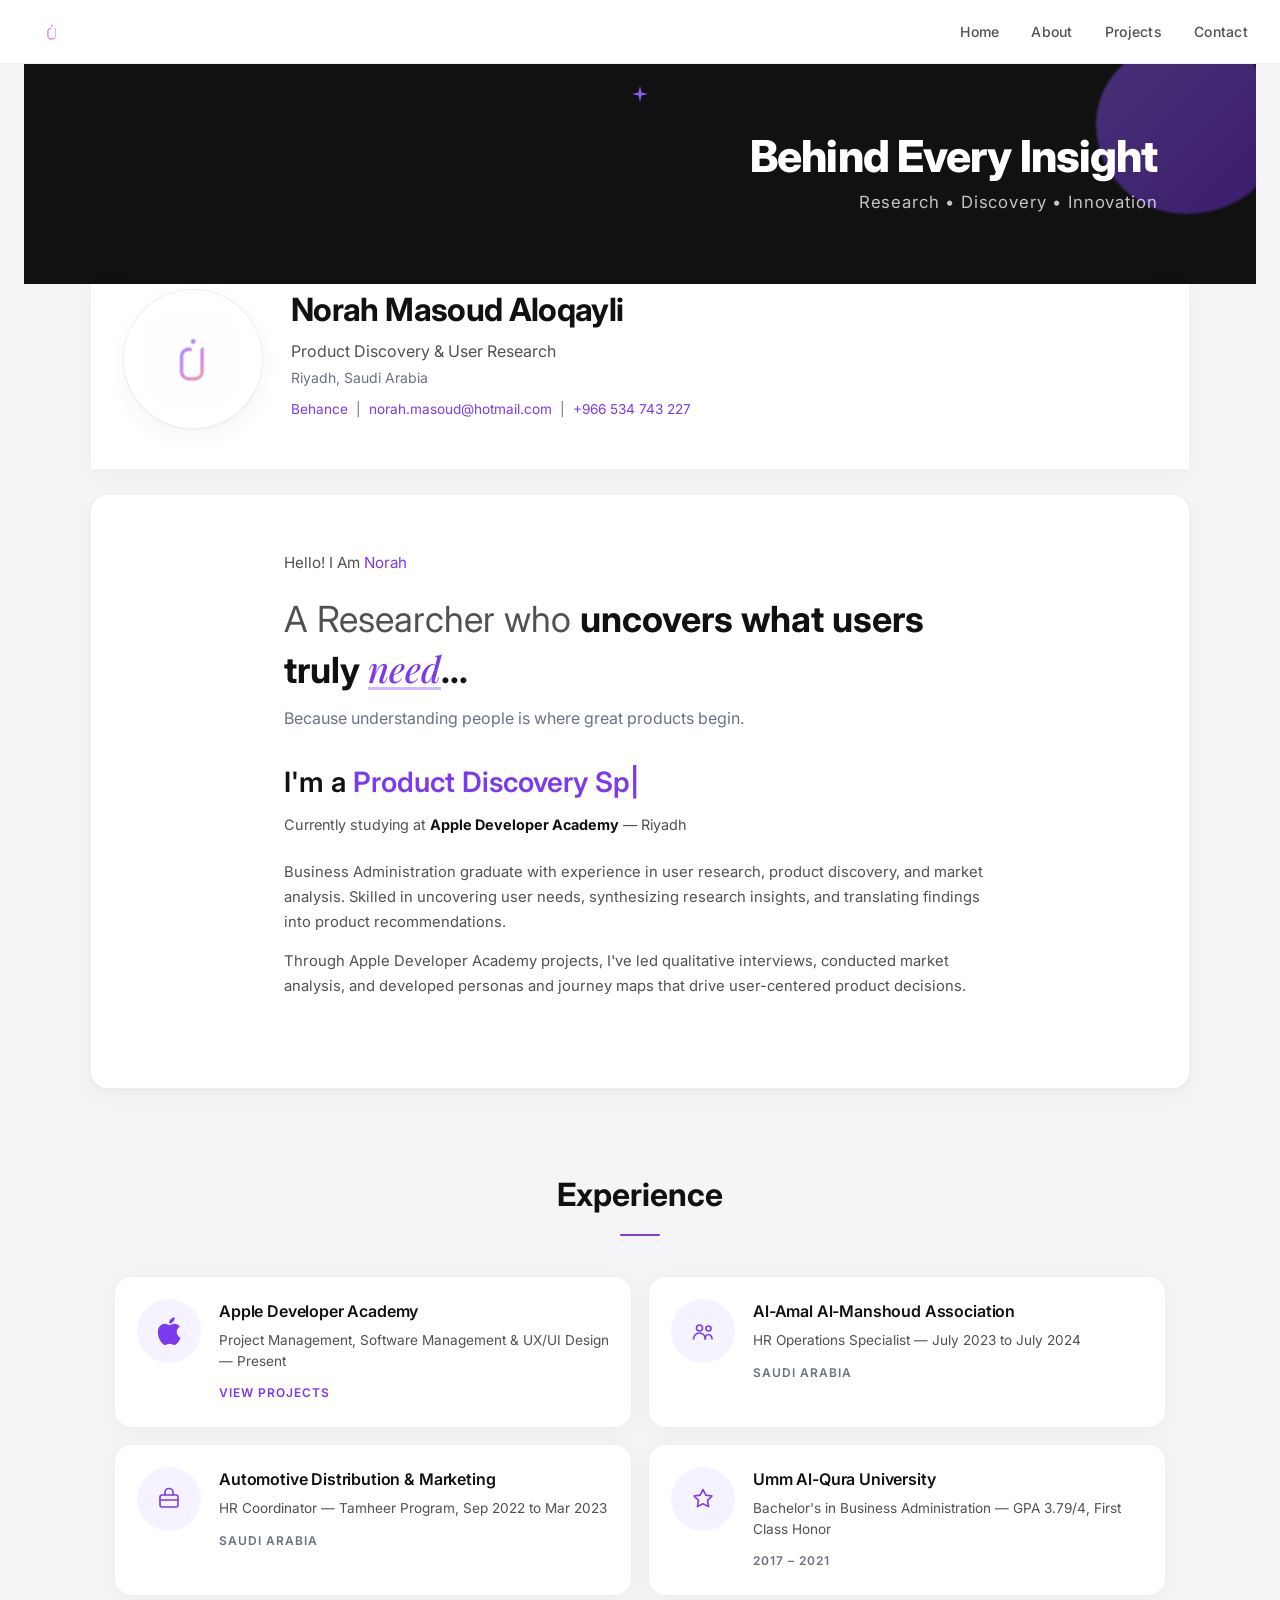
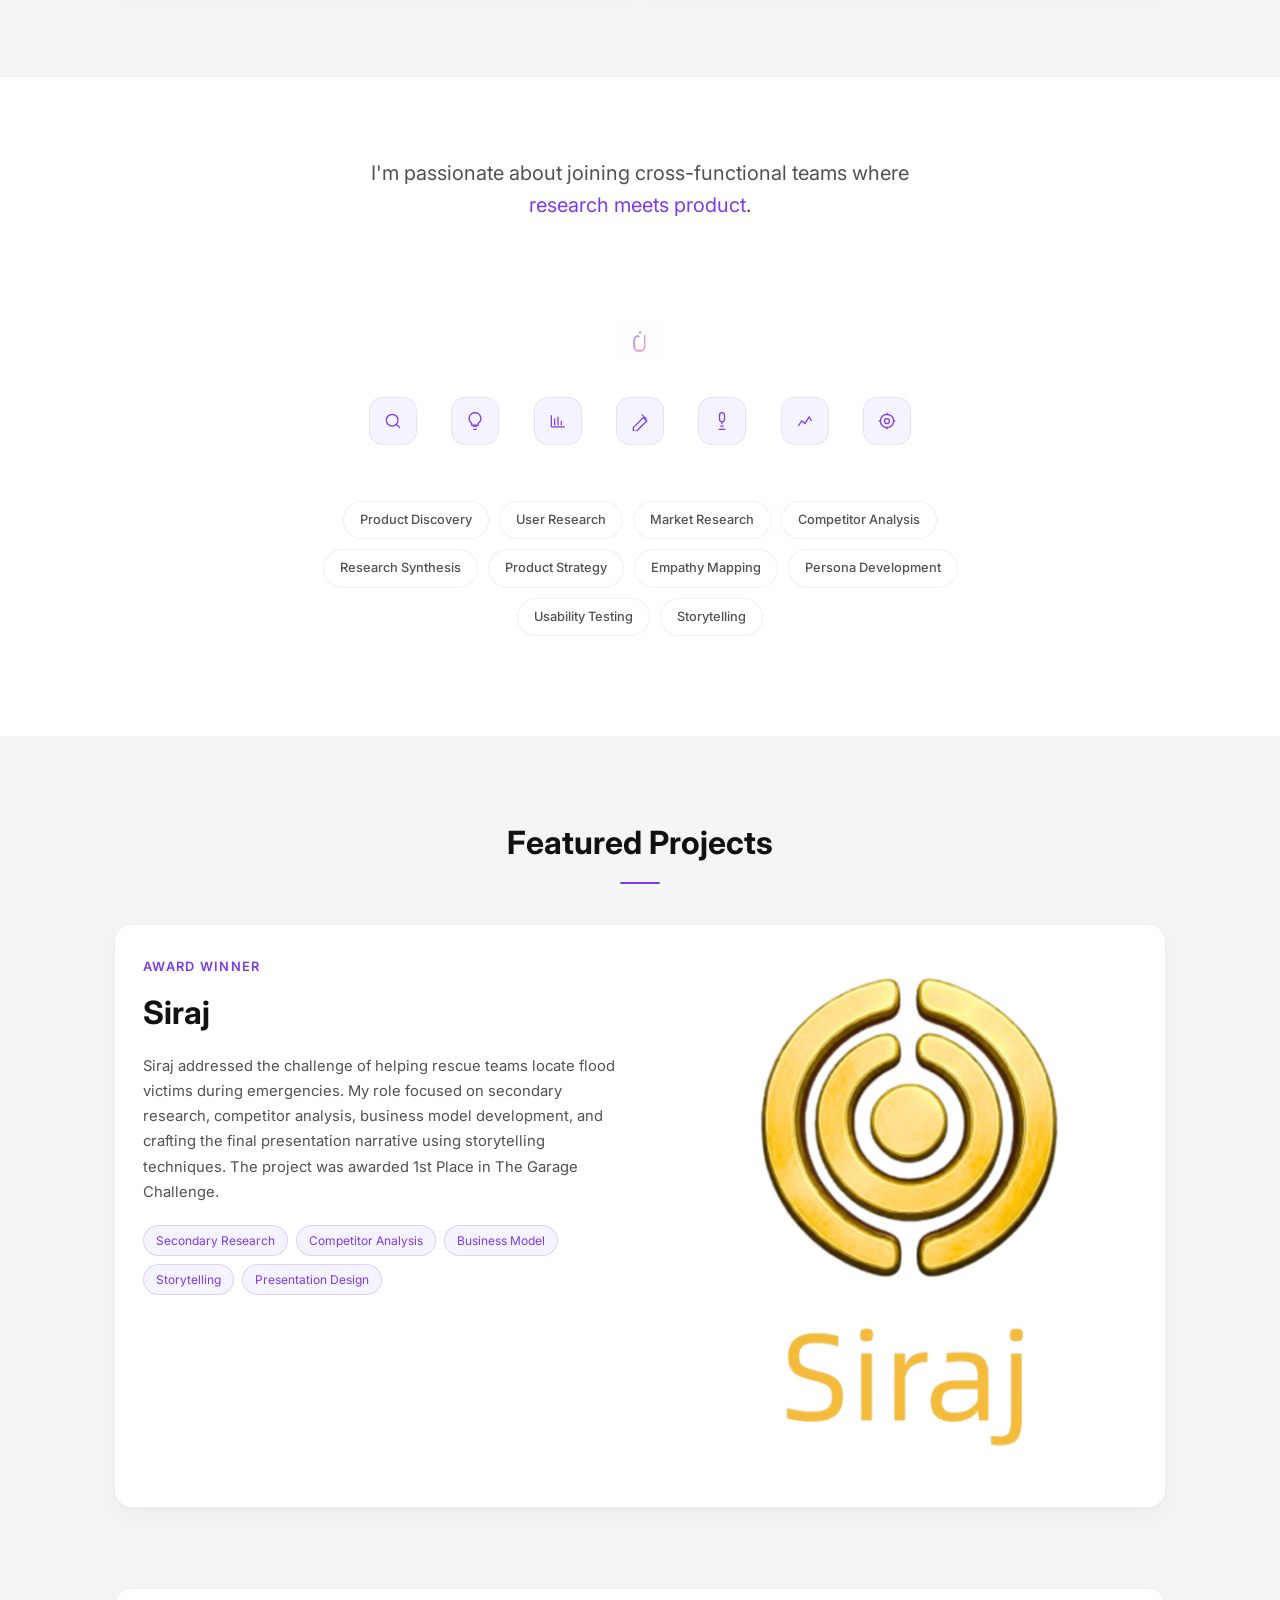
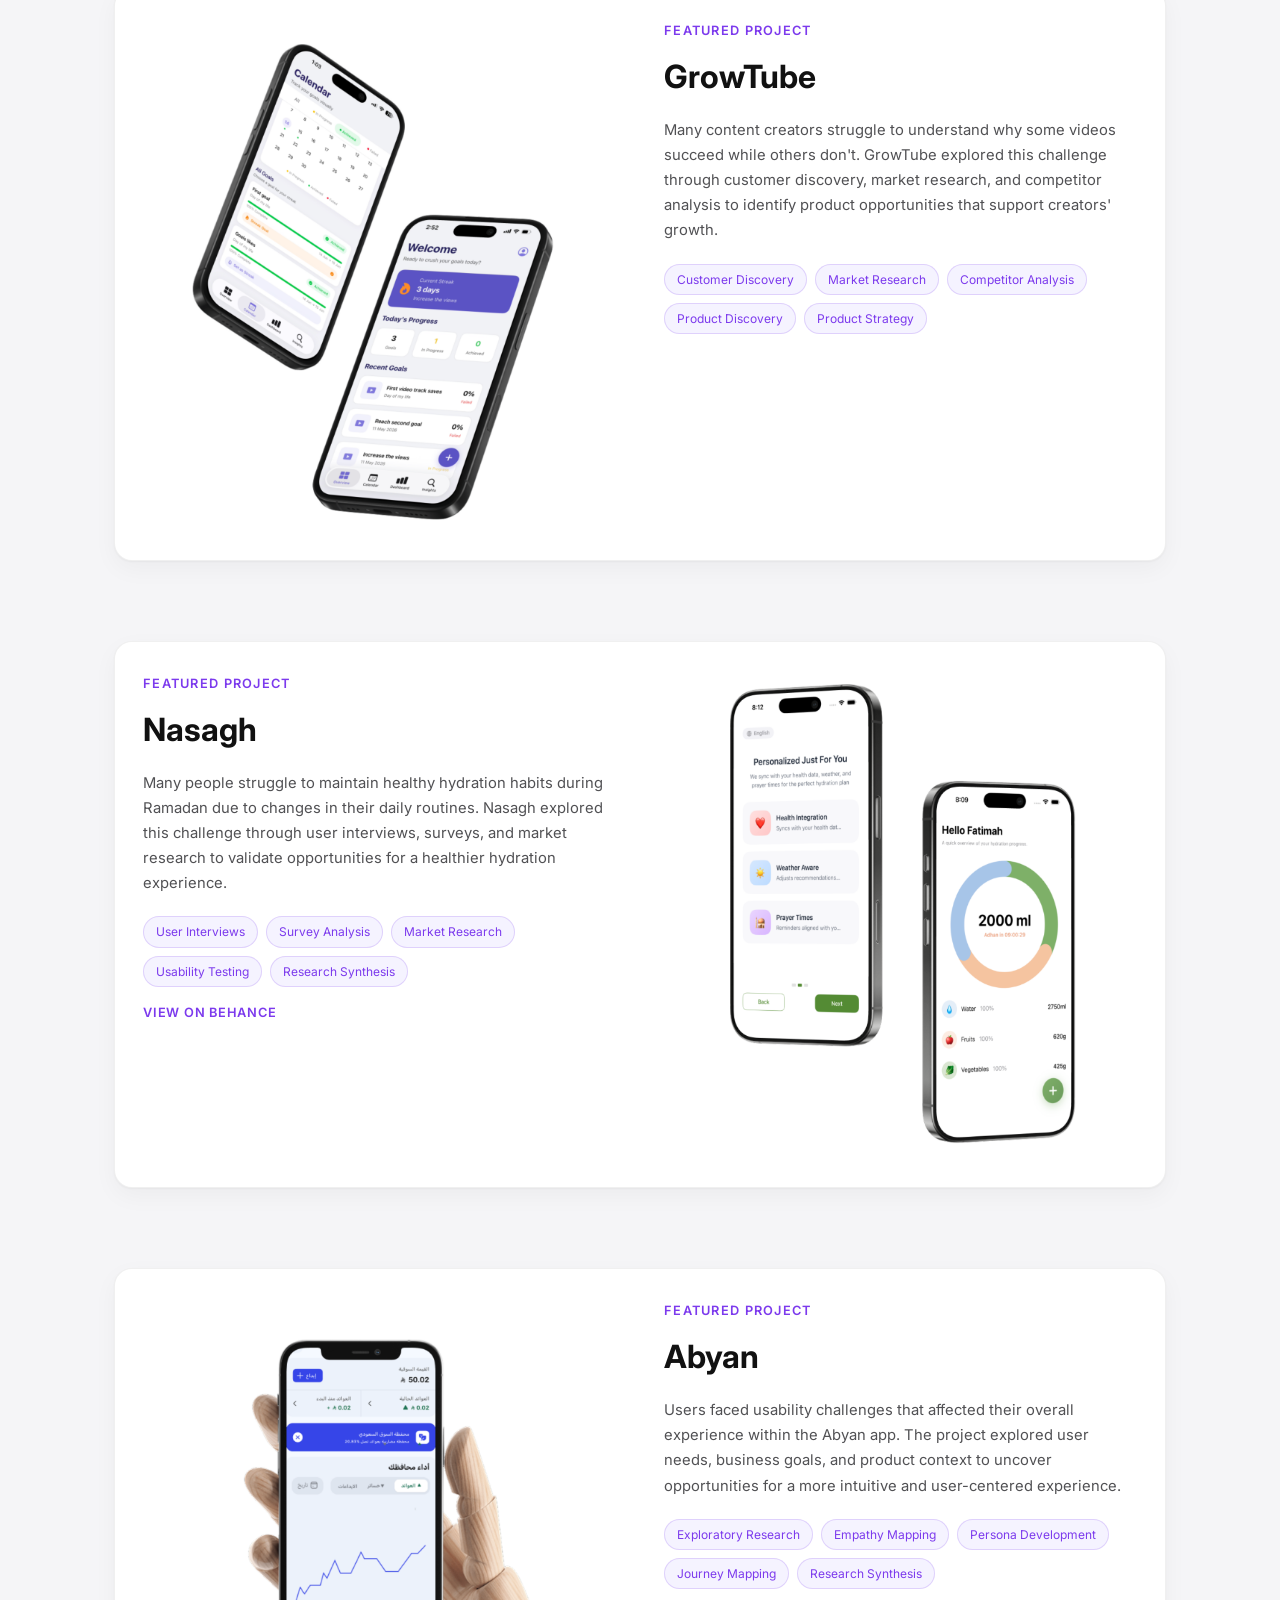
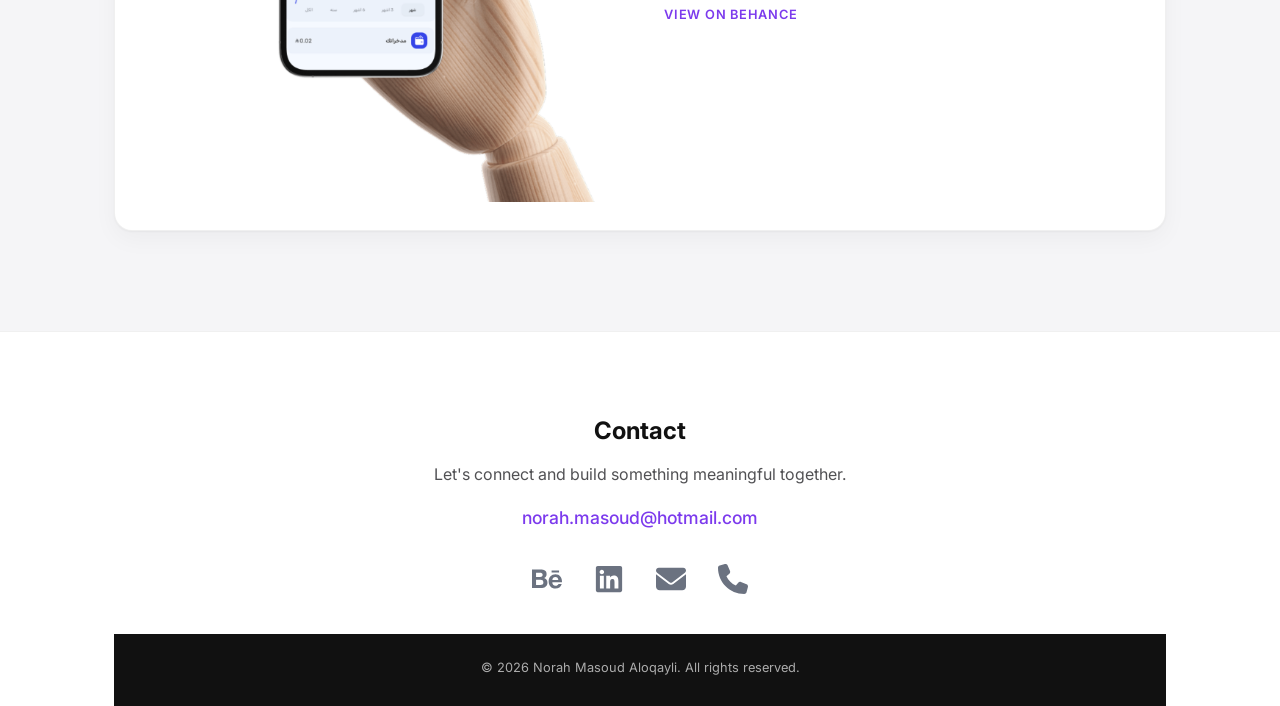
<file: index.html>
<!DOCTYPE html>
<html lang="en">
<head>
  <meta charset="UTF-8">
  <meta name="viewport" content="width=device-width, initial-scale=1.0">
  <meta name="description" content="Norah Masoud Aloqayli — Product Discovery & User Research Portfolio">
  <title>Norah Masoud Aloqayli | Portfolio</title>
  <link rel="preconnect" href="https://fonts.googleapis.com">
  <link rel="preconnect" href="https://fonts.gstatic.com" crossorigin>
  <link rel="preconnect" href="https://raw.githubusercontent.com" crossorigin>
  <link href="https://fonts.googleapis.com/css2?family=Inter:wght@300;400;500;600;700;800&family=Playfair+Display:ital,wght@1,500&display=swap" rel="stylesheet">
  <link rel="stylesheet" href="css/style.css">
  <link rel="icon" type="image/png" href="assets/logo.png">
</head>
<body>
  <svg xmlns="http://www.w3.org/2000/svg" style="display:none" aria-hidden="true">
    <symbol id="icon-behance" viewBox="0 0 576 512"><path fill="currentColor" d="M232 237.2c31.8-15.2 48.4-38.2 48.4-74 0-70.6-52.6-87.8-113.3-87.8H0v354.4h171.8c64.4 0 124.9-30.9 124.9-102.9 0-44.5-21.1-77.4-64.7-89.7zM77.9 135.9H151c28.1 0 53.4 7.9 53.4 40.5 0 30.1-19.7 42.2-47.5 42.2h-79v-82.7zm83.3 233.7H77.9V272h84.9c34.3 0 56 14.3 56 50.6 0 35.8-25.9 47-57.6 47zm358.5-240.7H376V94h143.7v34.9zM576 305.2c0-75.9-44.4-139.2-124.9-139.2-78.2 0-131.3 58.8-131.3 135.8 0 79.9 50.3 134.7 131.3 134.7 61.3 0 101-27.6 120.1-86.3H509c-6.7 21.9-34.3 33.5-55.7 33.5-41.3 0-63-24.2-63-65.3h185.1c.3-4.2.6-8.7.6-13.2zM390.4 274c2.3-33.7 24.7-54.8 58.5-54.8 35.4 0 53.2 20.8 56.2 54.8H390.4z"/></symbol>
    <symbol id="icon-linkedin" viewBox="0 0 448 512"><path fill="currentColor" d="M416 32H31.9C14.3 32 0 46.5 0 64.3v383.4C0 465.5 14.3 480 31.9 480H416c17.6 0 32-14.5 32-32.3V64.3c0-17.8-14.4-32.3-32-32.3zM135.4 416H69V202.2h66.5V416zm-33.2-243c-21.3 0-38.5-17.3-38.5-38.5S80.9 96 102.2 96c21.2 0 38.5 17.3 38.5 38.5 0 21.3-17.2 38.5-38.5 38.5zm282.1 243h-66.4V312c0-24.8-.5-56.7-34.5-56.7-34.6 0-39.9 27-39.9 54.9V416h-66.4V202.2h63.7v29.2h.9c8.9-16.8 30.6-34.5 62.9-34.5 67.2 0 79.7 44.3 79.7 101.9V416z"/></symbol>
    <symbol id="icon-envelope" viewBox="0 0 512 512"><path fill="currentColor" d="M48 64C21.5 64 0 85.5 0 112c0 15.1 7.1 29.3 19.2 38.4L236.8 313.6c11.4 8.5 27 8.5 38.4 0L492.8 150.4c12.1-9.1 19.2-23.3 19.2-38.4c0-26.5-21.5-48-48-48L48 64zM0 176L0 384c0 35.3 28.7 64 64 64l384 0c35.3 0 64-28.7 64-64l0-208L294.4 339.2c-22.8 17.1-54 17.1-76.8 0L0 176z"/></symbol>
    <symbol id="icon-phone" viewBox="0 0 512 512"><path fill="currentColor" d="M164.9 24.6c-7.7-18.6-28-28.5-47.4-23.2l-88 24C12.1 30.2 0 46 0 64C0 311.4 200.6 512 448 512c18 0 33.8-12.1 38.6-29.5l24-88c5.3-19.4-4.6-39.7-23.2-47.4l-96-40c-16.3-6.8-35.2-2.1-46.3 11.6L304.7 368C234.3 334.7 177.3 277.7 144 207.3L193.3 167c13.7-11.2 18.4-30 11.6-46.3l-40-96z"/></symbol>
  </svg>
  <nav class="nav" id="nav">
    <a href="#home" class="nav-logo" aria-label="Home">
      <img src="assets/logo.png" alt="Norah Masoud" width="40" height="40">
    </a>
    <button class="nav-toggle" id="navToggle" aria-label="Toggle menu" aria-expanded="false">
      <span></span><span></span><span></span>
    </button>
    <ul class="nav-links" id="navLinks">
      <li><a href="#home">Home</a></li>
      <li><a href="#about">About</a></li>
      <li><a href="#projects">Projects</a></li>
      <li><a href="#contact">Contact</a></li>
    </ul>
  </nav>

  <!-- LinkedIn-style Banner Header -->
  <header class="linkedin-header" id="home">
    <div class="banner">
      <div class="banner-decor banner-star">
        <svg width="24" height="24" viewBox="0 0 24 24" fill="none">
          <path d="M12 2L13.5 8.5L20 10L13.5 11.5L12 18L10.5 11.5L4 10L10.5 8.5L12 2Z" fill="url(#starGrad)"/>
          <defs>
            <linearGradient id="starGrad" x1="4" y1="2" x2="20" y2="18">
              <stop offset="0%" stop-color="#8b5cf6"/>
              <stop offset="100%" stop-color="#6d28d9"/>
            </linearGradient>
          </defs>
        </svg>
      </div>
      <div class="banner-decor banner-blob"></div>
      <div class="banner-content">
        <h1 class="banner-title">Behind Every Insight</h1>
        <p class="banner-subtitle">Research &bull; Discovery &bull; Innovation</p>
      </div>
    </div>
    <div class="profile-section">
      <div class="profile-avatar">
        <div class="avatar-ring">
          <img src="assets/logo.png" alt="Norah Masoud Aloqayli" class="avatar-logo">
        </div>
      </div>
      <div class="profile-info">
        <h2 class="profile-name">Norah Masoud Aloqayli</h2>
        <p class="profile-role">Product Discovery &amp; User Research</p>
        <p class="profile-location">Riyadh, Saudi Arabia</p>
        <div class="profile-links">
          <a href="https://www.behance.net/norahaloqayli" target="_blank" rel="noopener" class="profile-link">Behance</a>
          <span class="profile-divider">|</span>
          <a href="mailto:norah.masoud@hotmail.com" class="profile-link">norah.masoud@hotmail.com</a>
          <span class="profile-divider">|</span>
          <a href="tel:+966534743227" class="profile-link">+966 534 743 227</a>
        </div>
      </div>
    </div>
  </header>

  <main>
    <!-- Hero Section -->
    <section class="hero" id="about">
      <div class="container hero-content-wrap">
        <p class="hero-greeting">Hello! I Am <span class="text-gradient">Norah</span></p>
        <div class="hero-content">
          <h2 class="hero-headline">
            A Researcher who <strong>uncovers what users truly <em class="script-accent">need</em>...</strong>
          </h2>
          <p class="hero-sub">Because understanding people is where great products begin.</p>
          <h3 class="hero-role">
            I'm a <span id="typewriter" class="typewriter-text"></span><span class="cursor-blink">|</span>
          </h3>
          <p class="hero-current">Currently studying at <strong>Apple Developer Academy</strong> — Riyadh</p>
          <div class="hero-bio">
            <p>Business Administration graduate with experience in user research, product discovery, and market analysis. Skilled in uncovering user needs, synthesizing research insights, and translating findings into product recommendations.</p>
            <p>Through Apple Developer Academy projects, I've led qualitative interviews, conducted market analysis, and developed personas and journey maps that drive user-centered product decisions.</p>
          </div>
        </div>
      </div>
    </section>
    <section class="experience">
      <div class="container">
        <h2 class="section-title">Experience</h2>
        <div class="experience-grid">
          <article class="exp-card">
            <div class="exp-icon">
              <svg class="exp-icon__glyph exp-icon__glyph--apple" viewBox="0 0 128 128" fill="currentColor" aria-hidden="true"><path d="M85.1267 35.4372 C76.7323 35.4372 69.8591 40.5639 65.4647 40.5639 C60.7887 40.5639 54.7042 35.4372 47.3802 35.4372 C33.4648 35.4372 19.3803 47.2682 19.3803 68.9019 C19.3803 82.4231 24.5634 96.6766 31.0422 105.8597 C36.5634 113.6343 41.4084 119.8878 48.3943 119.8878 C55.2676 119.8878 58.3098 115.4371 66.8732 115.4371 C75.5492 115.4371 77.5211 119.8878 85.1267 119.8878 C92.676 119.8878 97.6901 112.9582 102.4788 106.1413 C107.7746 98.3104 110.0281 90.7047 110.0844 90.3104 C109.6337 90.1977 95.2112 84.2822 95.2112 67.7752 C95.2112 53.4653 106.5351 47.0428 107.2112 46.5358 C99.7182 35.7752 88.2816 35.4372 85.1267 35.4372 Z M81.183 26.3104 C84.6196 22.1414 87.0422 16.4513 87.0422 10.7048 C87.0422 9.9161 86.9858 9.1274 86.8732 8.5076 C81.2394 8.733 74.4788 12.2259 70.4788 16.9583 C67.2676 20.564 64.338 26.3104 64.338 32.0569 C64.338 32.9583 64.507 33.8034 64.5633 34.0851 C64.9014 34.1414 65.4647 34.2541 66.0845 34.2541 C71.0985 34.2541 77.4084 30.8738 81.183 26.3104 Z"/></svg>
            </div>
            <div class="exp-body">
              <h3>Apple Developer Academy</h3>
              <p>Project Management, Software Management &amp; UX/UI Design — Present</p>
              <a href="#projects" class="exp-link">VIEW PROJECTS</a>
            </div>
          </article>
          <article class="exp-card">
            <div class="exp-icon">
              <svg class="exp-icon__glyph" viewBox="0 0 32 32" fill="none" stroke="currentColor" stroke-width="1.6" stroke-linecap="round" stroke-linejoin="round" aria-hidden="true">
                <circle cx="12.5" cy="13" r="3"/>
                <path d="M6.5 24c0-3.3 2.7-6 6-6s6 2.7 6 6"/>
                <circle cx="21.5" cy="13.5" r="2.5"/>
                <path d="M18 24c0-2.5 1.8-4.5 3.5-4.5s3.5 2 3.5 4.5"/>
              </svg>
            </div>
            <div class="exp-body">
              <h3>Al-Amal Al-Manshoud Association</h3>
              <p>HR Operations Specialist — July 2023 to July 2024</p>
              <span class="exp-link muted">SAUDI ARABIA</span>
            </div>
          </article>
          <article class="exp-card">
            <div class="exp-icon">
              <svg class="exp-icon__glyph" viewBox="0 0 32 32" fill="none" stroke="currentColor" stroke-width="1.6" stroke-linecap="round" stroke-linejoin="round" aria-hidden="true">
                <rect x="7" y="12" width="18" height="12" rx="2"/>
                <path d="M12 12V9.5A4 4 0 0 1 20 9.5V12"/>
                <path d="M7 17h18"/>
              </svg>
            </div>
            <div class="exp-body">
              <h3>Automotive Distribution &amp; Marketing</h3>
              <p>HR Coordinator — Tamheer Program, Sep 2022 to Mar 2023</p>
              <span class="exp-link muted">SAUDI ARABIA</span>
            </div>
          </article>
          <article class="exp-card">
            <div class="exp-icon">
              <svg class="exp-icon__glyph" viewBox="0 0 32 32" fill="none" stroke="currentColor" stroke-width="1.6" stroke-linecap="round" stroke-linejoin="round" aria-hidden="true">
                <path d="M16 6.5l2.8 5.6 6.2.9-4.5 4.4 1.1 6.2L16 20.8l-5.6 2.8 1.1-6.2-4.5-4.4 6.2-.9L16 6.5z"/>
              </svg>
            </div>
            <div class="exp-body">
              <h3>Umm Al-Qura University</h3>
              <p>Bachelor's in Business Administration — GPA 3.79/4, First Class Honor</p>
              <span class="exp-link muted">2017 – 2021</span>
            </div>
          </article>
        </div>
      </div>
    </section>

    <!-- Skills Section -->
    <section class="skills">
      <div class="container skills-container">
        <p class="skills-intro">I'm passionate about joining cross-functional teams where <span class="text-gradient">research meets product</span>.</p>
        <div class="skills-visual">
          <div class="skills-center-logo">
            <img src="assets/logo.png" alt="Norah" width="56" height="56">
          </div>
          <div class="skills-icons">
            <div class="skill-icon" title="User Research">
              <svg viewBox="0 0 24 24" fill="none" stroke="currentColor" stroke-width="1.5" stroke-linecap="round" stroke-linejoin="round"><circle cx="11" cy="11" r="7"/><path d="M20 20l-3.5-3.5"/></svg>
            </div>
            <div class="skill-icon" title="Product Discovery">
              <svg viewBox="0 0 24 24" fill="none" stroke="currentColor" stroke-width="1.5"><path d="M9 18h6M10 22h4M12 2a7 7 0 0 0-4 12.7V17h8v-2.3A7 7 0 0 0 12 2z"/></svg>
            </div>
            <div class="skill-icon" title="Market Research">
              <svg viewBox="0 0 24 24" fill="none" stroke="currentColor" stroke-width="1.5"><path d="M4 19V5M4 19h16M8 17V9M12 17V7M16 17v-5"/></svg>
            </div>
            <div class="skill-icon" title="UX Design">
              <svg viewBox="0 0 24 24" fill="none" stroke="currentColor" stroke-width="1.5"><path d="M4 20l12-12 4 4L8 24H4v-4z"/><path d="M14 4l6 6"/></svg>
            </div>
            <div class="skill-icon" title="Interviews">
              <svg viewBox="0 0 24 24" fill="none" stroke="currentColor" stroke-width="1.5"><rect x="9" y="2" width="6" height="11" rx="3"/><path d="M12 13v3M8 22h8M10 18h4"/></svg>
            </div>
            <div class="skill-icon" title="Analysis">
              <svg viewBox="0 0 24 24" fill="none" stroke="currentColor" stroke-width="1.5"><path d="M4 18l4-6 4 3 5-8 3 5"/></svg>
            </div>
            <div class="skill-icon" title="Strategy">
              <svg viewBox="0 0 24 24" fill="none" stroke="currentColor" stroke-width="1.5"><circle cx="12" cy="12" r="8"/><circle cx="12" cy="12" r="3"/><path d="M12 2v3M12 19v3M2 12h3M19 12h3"/></svg>
            </div>
          </div>
        </div>
        <div class="skills-tags">
          <span class="skill-tag">Product Discovery</span>
          <span class="skill-tag">User Research</span>
          <span class="skill-tag">Market Research</span>
          <span class="skill-tag">Competitor Analysis</span>
          <span class="skill-tag">Research Synthesis</span>
          <span class="skill-tag">Product Strategy</span>
          <span class="skill-tag">Empathy Mapping</span>
          <span class="skill-tag">Persona Development</span>
          <span class="skill-tag">Usability Testing</span>
          <span class="skill-tag">Storytelling</span>
        </div>
      </div>
    </section>

    <!-- Featured Projects -->
    <section class="projects" id="projects">
      <div class="container">
        <h2 class="section-title">Featured Projects</h2>

        <article class="project-card project-right">
          <div class="project-text">
            <span class="project-label">Award Winner</span>
            <h3 class="project-title">Siraj</h3>
            <p class="project-desc">Siraj addressed the challenge of helping rescue teams locate flood victims during emergencies. My role focused on secondary research, competitor analysis, business model development, and crafting the final presentation narrative using storytelling techniques. The project was awarded 1st Place in The Garage Challenge.</p>
            <div class="project-skills">
              <span>Secondary Research</span>
              <span>Competitor Analysis</span>
              <span>Business Model</span>
              <span>Storytelling</span>
              <span>Presentation Design</span>
            </div>
          </div>
          <div class="project-mockup">
            <figure class="project-visual">
              <img src="assets/projects/siraj.png" alt="Siraj project logo" loading="lazy">
            </figure>
          </div>
        </article>

        <article class="project-card project-left">
          <div class="project-mockup">
            <figure class="project-visual">
              <img src="assets/projects/growtube.png" alt="GrowTube mobile app interface mockups" loading="lazy">
            </figure>
          </div>
          <div class="project-text">
            <span class="project-label">Featured Project</span>
            <h3 class="project-title">GrowTube</h3>
            <p class="project-desc">Many content creators struggle to understand why some videos succeed while others don't. GrowTube explored this challenge through customer discovery, market research, and competitor analysis to identify product opportunities that support creators' growth.</p>
            <div class="project-skills">
              <span>Customer Discovery</span>
              <span>Market Research</span>
              <span>Competitor Analysis</span>
              <span>Product Discovery</span>
              <span>Product Strategy</span>
            </div>
          </div>
        </article>

        <article class="project-card project-right">
          <div class="project-text">
            <span class="project-label">Featured Project</span>
            <h3 class="project-title">Nasagh</h3>
            <p class="project-desc">Many people struggle to maintain healthy hydration habits during Ramadan due to changes in their daily routines. Nasagh explored this challenge through user interviews, surveys, and market research to validate opportunities for a healthier hydration experience.</p>
            <div class="project-skills">
              <span>User Interviews</span>
              <span>Survey Analysis</span>
              <span>Market Research</span>
              <span>Usability Testing</span>
              <span>Research Synthesis</span>
            </div>
            <a href="https://www.behance.net/gallery/248002517/Nasagh-UX-Case-Study-Hydration-for-Fasting" target="_blank" rel="noopener" class="project-link">View on Behance</a>
          </div>
          <div class="project-mockup">
            <figure class="project-visual">
              <img src="assets/projects/nasagh.png" alt="Nasagh hydration app interface mockups" loading="lazy">
            </figure>
          </div>
        </article>

        <article class="project-card project-left">
          <div class="project-mockup">
            <figure class="project-visual">
              <img src="assets/projects/abyan.png" alt="Abyan app interface mockup" loading="lazy">
            </figure>
          </div>
          <div class="project-text">
            <span class="project-label">Featured Project</span>
            <h3 class="project-title">Abyan</h3>
            <p class="project-desc">Users faced usability challenges that affected their overall experience within the Abyan app. The project explored user needs, business goals, and product context to uncover opportunities for a more intuitive and user-centered experience.</p>
            <div class="project-skills">
              <span>Exploratory Research</span>
              <span>Empathy Mapping</span>
              <span>Persona Development</span>
              <span>Journey Mapping</span>
              <span>Research Synthesis</span>
            </div>
            <a href="https://www.behance.net/gallery/243264867/Case-Study-Abyan-App" target="_blank" rel="noopener" class="project-link">View on Behance</a>
          </div>
        </article>
      </div>
    </section>
  </main>

  <!-- Contact Footer -->
  <footer class="contact" id="contact">
    <div class="container contact-container">
      <h2 class="contact-title">Contact</h2>
      <p class="contact-text">Let's connect and build something meaningful together.</p>
      <a href="mailto:norah.masoud@hotmail.com" class="contact-email">norah.masoud@hotmail.com</a>
      <div class="contact-social">
        <a href="https://www.behance.net/norahaloqayli" target="_blank" rel="noopener" aria-label="Behance" class="social-link">
          <svg class="social-icon" aria-hidden="true"><use href="#icon-behance"/></svg>
        </a>
        <a href="https://www.linkedin.com/in/norah-masoud" target="_blank" rel="noopener" aria-label="LinkedIn" class="social-link">
          <svg class="social-icon" aria-hidden="true"><use href="#icon-linkedin"/></svg>
        </a>
        <a href="mailto:norah.masoud@hotmail.com" aria-label="Email" class="social-link">
          <svg class="social-icon" aria-hidden="true"><use href="#icon-envelope"/></svg>
        </a>
        <a href="tel:+966534743227" aria-label="Phone" class="social-link">
          <svg class="social-icon" aria-hidden="true"><use href="#icon-phone"/></svg>
        </a>
      </div>
      <p class="contact-copy">&copy; 2026 Norah Masoud Aloqayli. All rights reserved.</p>
    </div>
  </footer>

  <script src="js/main.js"></script>
</body>
</html>
</file>
<file: css/style.css>
/* ===== Variables ===== */
:root {
  --bg-primary: #f5f5f7;
  --bg-secondary: #ececf1;
  --bg-content: #ffffff;
  --bg-card: #ffffff;
  --bg-card-hover: #fafafa;
  --bg-black: #111111;
  --text-primary: #111111;
  --text-secondary: #515154;
  --text-muted: #6b7280;
  --accent-purple: #7c3aed;
  --accent-purple-dark: #6d28d9;
  --lavender: #f3eeff;
  --lavender-soft: #f5f3ff;
  --border-subtle: rgba(0, 0, 0, 0.06);
  --border-purple: rgba(124, 58, 237, 0.18);
  --shadow-soft: 0 4px 24px rgba(0, 0, 0, 0.04);
  --shadow-card: 0 1px 2px rgba(0, 0, 0, 0.04), 0 8px 24px rgba(0, 0, 0, 0.04);
  --radius-card: 18px;
  --radius-pill: 999px;
  --font-sans: 'Inter', -apple-system, BlinkMacSystemFont, 'SF Pro Text', 'Segoe UI', sans-serif;
  --font-script: 'Playfair Display', Georgia, serif;
  --nav-height: 64px;
  --banner-height: 220px;
  --transition: all 0.25s ease;
}

/* ===== Reset ===== */
*, *::before, *::after {
  margin: 0;
  padding: 0;
  box-sizing: border-box;
}

html {
  scroll-behavior: smooth;
  scroll-padding-top: var(--nav-height);
}

body {
  font-family: var(--font-sans);
  background: var(--bg-primary);
  color: var(--text-primary);
  line-height: 1.6;
  overflow-x: hidden;
  -webkit-font-smoothing: antialiased;
}

main {
  background: var(--bg-primary);
}

a {
  color: inherit;
  text-decoration: none;
}

img {
  display: block;
  max-width: 100%;
}

.container {
  max-width: 1100px;
  margin: 0 auto;
  padding: 0 24px;
}

.text-gradient {
  color: var(--accent-purple);
}

/* ===== Navigation ===== */
.nav {
  position: fixed;
  top: 0;
  left: 0;
  right: 0;
  z-index: 1000;
  height: var(--nav-height);
  display: flex;
  align-items: center;
  justify-content: space-between;
  padding: 0 32px;
  background: rgba(255, 255, 255, 0.92);
  backdrop-filter: blur(20px);
  border-bottom: 1px solid var(--border-subtle);
  transition: var(--transition);
}

.nav.scrolled {
  background: rgba(255, 255, 255, 0.98);
  box-shadow: 0 1px 12px rgba(0, 0, 0, 0.06);
}

.nav-logo img {
  width: 40px;
  height: 40px;
  object-fit: contain;
}

.avatar-logo,
.skills-center-logo img {
  object-fit: contain;
}

.linkedin-header {
  padding: 0 24px;
}

.hero {
  margin: 24px 24px 0;
}

.nav-links {
  display: flex;
  gap: 32px;
  list-style: none;
}

.nav-links a {
  font-size: 0.875rem;
  font-weight: 500;
  color: var(--text-secondary);
  transition: color var(--transition);
  letter-spacing: 0.02em;
}

.nav-links a:hover {
  color: var(--accent-purple);
}

.nav-toggle {
  display: none;
  flex-direction: column;
  gap: 5px;
  background: none;
  border: none;
  cursor: pointer;
  padding: 4px;
}

.nav-toggle span {
  display: block;
  width: 22px;
  height: 2px;
  background: var(--text-primary);
  transition: var(--transition);
}

/* ===== LinkedIn Header ===== */
.linkedin-header {
  margin-top: var(--nav-height);
}

.banner {
  position: relative;
  height: var(--banner-height);
  background: var(--bg-black);
  overflow: hidden;
  display: flex;
  align-items: center;
  justify-content: flex-end;
  padding-right: 8%;
}

.banner-content {
  text-align: right;
  z-index: 2;
}

.banner-title {
  font-size: clamp(1.75rem, 4vw, 2.75rem);
  font-weight: 800;
  color: #fff;
  letter-spacing: -0.02em;
  line-height: 1.1;
}

.banner-subtitle {
  font-size: clamp(0.85rem, 2vw, 1.05rem);
  color: rgba(255, 255, 255, 0.75);
  margin-top: 8px;
  font-weight: 400;
  letter-spacing: 0.05em;
}

.banner-star {
  position: absolute;
  top: 20px;
  left: 50%;
  transform: translateX(-50%);
}

.banner-blob {
  position: absolute;
  top: -30px;
  right: -20px;
  width: 180px;
  height: 180px;
  background: linear-gradient(135deg, #8b5cf6, #6d28d9);
  border-radius: 60% 40% 50% 50% / 50% 60% 40% 50%;
  opacity: 0.45;
  filter: blur(1px);
}

.profile-section {
  position: relative;
  background: var(--bg-content);
  padding: 0 32px 40px;
  max-width: 1100px;
  margin: 0 auto;
  display: flex;
  align-items: flex-end;
  gap: 28px;
  border: 1px solid var(--border-subtle);
  border-top: none;
  box-shadow: var(--shadow-soft);
}

.profile-avatar {
  margin-top: -70px;
  flex-shrink: 0;
  z-index: 3;
}

.avatar-ring {
  width: 140px;
  height: 140px;
  border-radius: 50%;
  background: #fff;
  padding: 12px;
  box-shadow: var(--shadow-card);
  border: 1px solid var(--border-subtle);
}

.avatar-logo {
  width: 100%;
  height: 100%;
  border-radius: 50%;
  background: #fff;
  padding: 0;
  object-fit: contain;
}

.profile-info {
  padding-bottom: 8px;
  flex: 1;
}

.profile-name {
  font-size: clamp(1.5rem, 3vw, 2rem);
  font-weight: 700;
  letter-spacing: -0.02em;
}

.profile-role {
  font-size: 1rem;
  color: var(--text-secondary);
  margin-top: 4px;
}

.profile-location {
  font-size: 0.875rem;
  color: var(--text-muted);
  margin-top: 2px;
}

.profile-links {
  margin-top: 10px;
  display: flex;
  flex-wrap: wrap;
  align-items: center;
  gap: 8px;
  font-size: 0.85rem;
}

.profile-link {
  color: var(--accent-purple);
  transition: color var(--transition);
}

.profile-link:hover {
  color: var(--accent-purple-dark);
}

.profile-divider {
  color: var(--text-muted);
}

/* ===== Hero Section ===== */
.hero {
  position: relative;
  padding: 56px 0 88px;
  background: var(--bg-content);
  margin: 24px auto 0;
  max-width: 1100px;
  border-radius: var(--radius-card);
  border: 1px solid var(--border-subtle);
  box-shadow: var(--shadow-card);
}

.hero-content-wrap {
  max-width: 760px;
}

.hero-greeting {
  font-size: 0.95rem;
  color: var(--text-secondary);
  margin-bottom: 20px;
}

.hero-content {
  width: 100%;
}

.hero-headline {
  font-size: clamp(1.5rem, 3.5vw, 2.25rem);
  font-weight: 400;
  line-height: 1.35;
  color: var(--text-secondary);
  margin-bottom: 12px;
}

.hero-headline strong {
  color: var(--text-primary);
  font-weight: 700;
}

.script-accent {
  font-family: var(--font-script);
  font-style: italic;
  font-weight: 500;
  color: var(--accent-purple);
  text-decoration: underline;
  text-decoration-color: rgba(124, 58, 237, 0.35);
  text-underline-offset: 4px;
}

.hero-sub {
  font-size: 1rem;
  color: var(--text-muted);
  margin-bottom: 28px;
}

.hero-role {
  font-size: clamp(1.25rem, 2.5vw, 1.75rem);
  font-weight: 600;
  margin-bottom: 8px;
}

.typewriter-text {
  color: var(--accent-purple);
}

.cursor-blink {
  color: var(--accent-purple);
  animation: blink 1s step-end infinite;
}

@keyframes blink {
  50% { opacity: 0; }
}

.hero-current {
  font-size: 0.9rem;
  color: var(--text-secondary);
  margin-bottom: 24px;
}

.hero-current strong {
  color: var(--text-primary);
}

.hero-bio {
  display: flex;
  flex-direction: column;
  gap: 14px;
}

.hero-bio p {
  font-size: 0.925rem;
  color: var(--text-secondary);
  line-height: 1.7;
}

/* ===== Experience ===== */
.experience {
  padding: 80px 0;
  background: var(--bg-primary);
}

.section-title {
  font-size: clamp(1.5rem, 3vw, 2rem);
  font-weight: 700;
  margin-bottom: 40px;
  text-align: center;
  position: relative;
}

.section-title::after {
  content: '';
  display: block;
  width: 40px;
  height: 2px;
  margin: 14px auto 0;
  background: var(--accent-purple);
  border-radius: var(--radius-pill);
}

.experience-grid {
  display: grid;
  grid-template-columns: repeat(2, 1fr);
  gap: 16px;
}

.exp-card {
  display: flex;
  align-items: flex-start;
  gap: 18px;
  padding: 22px;
  background: var(--bg-card);
  border: 1px solid var(--border-subtle);
  border-radius: var(--radius-card);
  transition: var(--transition);
  box-shadow: var(--shadow-soft);
}

.exp-card:hover {
  background: var(--bg-card-hover);
  border-color: var(--border-purple);
  transform: translateY(-1px);
  box-shadow: var(--shadow-card);
}

.exp-icon {
  flex-shrink: 0;
  width: 64px;
  height: 64px;
  border-radius: 50%;
  background: var(--lavender-soft);
  display: flex;
  align-items: center;
  justify-content: center;
}

.exp-icon__glyph {
  width: 32px;
  height: 32px;
  color: var(--accent-purple);
}

.exp-icon__glyph--apple {
  width: 32px;
  height: 32px;
}

.exp-body h3 {
  font-size: 1rem;
  font-weight: 600;
  margin-bottom: 6px;
  letter-spacing: -0.01em;
}

.exp-body p {
  font-size: 0.85rem;
  color: var(--text-secondary);
  line-height: 1.5;
}

.exp-link {
  display: inline-block;
  margin-top: 12px;
  font-size: 0.75rem;
  font-weight: 600;
  letter-spacing: 0.08em;
  color: var(--accent-purple);
  transition: color var(--transition);
}

.exp-link:hover {
  color: var(--accent-purple-dark);
}

.exp-link.muted {
  color: var(--text-muted);
  cursor: default;
}

/* ===== Skills ===== */
.skills {
  padding: 80px 0 100px;
  text-align: center;
  background: var(--bg-content);
  border-top: 1px solid var(--border-subtle);
  border-bottom: 1px solid var(--border-subtle);
}

.skills-intro {
  font-size: clamp(1rem, 2.5vw, 1.25rem);
  color: var(--text-secondary);
  max-width: 600px;
  margin: 0 auto 60px;
  line-height: 1.6;
}

.skills-visual {
  position: relative;
  margin-bottom: 48px;
  padding: 32px 0 8px;
}

.skills-center-logo {
  margin: 0 auto 28px;
  width: 56px;
  height: 56px;
}

.skills-center-logo img {
  width: 100%;
  height: 100%;
  object-fit: contain;
}

.skills-icons {
  display: grid;
  grid-template-columns: repeat(7, minmax(0, 1fr));
  gap: 16px;
  max-width: 560px;
  margin: 0 auto;
}

.skill-icon {
  width: 48px;
  height: 48px;
  margin: 0 auto;
  border-radius: 14px;
  background: var(--lavender-soft);
  border: 1px solid var(--border-subtle);
  display: flex;
  align-items: center;
  justify-content: center;
  color: var(--accent-purple);
  transition: var(--transition);
}

.skill-icon svg {
  width: 20px;
  height: 20px;
  stroke-width: 1.5;
}

.skill-icon:hover {
  background: var(--bg-card-hover);
  border-color: rgba(139, 92, 246, 0.35);
  transform: translateY(-3px);
}

.skills-tags {
  display: flex;
  flex-wrap: wrap;
  justify-content: center;
  gap: 10px;
  max-width: 700px;
  margin: 0 auto;
}

.skill-tag {
  padding: 8px 16px;
  font-size: 0.8rem;
  font-weight: 500;
  color: var(--text-secondary);
  background: #ffffff;
  border: 1px solid var(--border-subtle);
  border-radius: 100px;
  transition: var(--transition);
}

.skill-tag:hover {
  color: var(--accent-purple);
  border-color: rgba(168, 85, 247, 0.4);
}

/* ===== Projects ===== */
.projects {
  padding: 80px 0 100px;
  background: var(--bg-primary);
}

.project-card {
  display: grid;
  grid-template-columns: 1fr 1fr;
  gap: 48px;
  align-items: start;
  margin-bottom: 80px;
  padding: 28px;
  background: var(--bg-content);
  border-radius: var(--radius-card);
  border: 1px solid var(--border-subtle);
  box-shadow: var(--shadow-card);
}

.project-card:last-child {
  margin-bottom: 0;
}

.project-label {
  font-size: 0.8rem;
  font-weight: 600;
  letter-spacing: 0.1em;
  text-transform: uppercase;
  color: var(--accent-purple);
}

.project-title {
  font-size: clamp(1.5rem, 3vw, 2rem);
  font-weight: 700;
  margin: 8px 0 16px;
}

.project-desc {
  font-size: 0.925rem;
  color: var(--text-secondary);
  line-height: 1.7;
  margin-bottom: 20px;
}

.project-skills {
  display: flex;
  flex-wrap: wrap;
  gap: 8px;
}

.project-skills span {
  font-size: 0.75rem;
  padding: 5px 12px;
  background: var(--lavender-soft);
  border: 1px solid var(--border-purple);
  border-radius: var(--radius-pill);
  color: var(--accent-purple);
}

.project-link {
  display: inline-block;
  margin-top: 16px;
  font-size: 0.8rem;
  font-weight: 600;
  letter-spacing: 0.06em;
  text-transform: uppercase;
  color: var(--accent-purple);
  transition: color var(--transition);
}

.project-link:hover {
  color: var(--accent-purple-dark);
}

/* Project visuals */
.project-visual {
  margin: 0;
  padding: 0;
  background: transparent;
  border-radius: 0;
  overflow: visible;
}

.project-visual picture,
.project-visual img {
  width: 100%;
  max-width: 100%;
  height: auto;
  display: block;
}

/* Mockups */
.project-mockup {
  position: relative;
}

.mockup-glow {
  display: none;
}

.mockup-screen {
  position: relative;
  z-index: 1;
  background: #fff;
  border-radius: 12px;
  overflow: hidden;
  box-shadow: 0 20px 60px rgba(0, 0, 0, 0.4);
  aspect-ratio: 4/3;
}

.mockup-header {
  display: flex;
  gap: 6px;
  padding: 12px 16px;
  background: #f5f5f7;
  border-bottom: 1px solid #e5e5ea;
}

.mockup-dot {
  width: 10px;
  height: 10px;
  border-radius: 50%;
  background: #ddd;
}

.mockup-dot:first-child { background: #ff5f57; }
.mockup-dot:nth-child(2) { background: #ffbd2e; }
.mockup-dot:nth-child(3) { background: #28c840; }

.mockup-content {
  padding: 24px;
  height: calc(100% - 37px);
  display: flex;
  flex-direction: column;
  align-items: center;
  justify-content: center;
  gap: 16px;
}

.mockup-label {
  font-size: 0.75rem;
  color: #888;
  font-weight: 500;
}

/* GrowTube mockup */
.mockup-bar {
  width: 80%;
  height: 8px;
  background: #eee;
  border-radius: 4px;
}

.mockup-chart {
  display: flex;
  align-items: flex-end;
  gap: 12px;
  height: 100px;
  width: 80%;
}

.chart-bar {
  flex: 1;
  background: linear-gradient(to top, #6d28d9, #8b5cf6);
  border-radius: 4px 4px 0 0;
  min-height: 20px;
}

/* Nasagh mockup */
.mockup-circle {
  width: 80px;
  height: 80px;
  border-radius: 50%;
  background: linear-gradient(135deg, #06b6d4, #3b82f6);
  opacity: 0.3;
}

.mockup-progress {
  position: relative;
  width: 100px;
  height: 100px;
}

.progress-ring {
  width: 100%;
  height: 100%;
  border-radius: 50%;
  border: 6px solid #e5e5ea;
  border-top-color: #06b6d4;
  border-right-color: #3b82f6;
}

.progress-text {
  position: absolute;
  inset: 0;
  display: flex;
  align-items: center;
  justify-content: center;
  font-size: 1.25rem;
  font-weight: 700;
  color: #333;
}

/* Abyan mockup */
.mockup-nav-bar {
  width: 90%;
  height: 12px;
  background: #eee;
  border-radius: 6px;
}

.mockup-cards {
  display: flex;
  gap: 10px;
  width: 90%;
}

.mini-card {
  flex: 1;
  height: 60px;
  background: linear-gradient(135deg, #f0f0f5, #e8e8f0);
  border-radius: 8px;
}

.mini-card:first-child {
  background: linear-gradient(135deg, #111111, #6d28d9);
  opacity: 0.85;
}

/* Siraj mockup */
.siraj-badge {
  font-size: 0.85rem;
  font-weight: 700;
  color: #6d28d9;
  padding: 6px 14px;
  background: rgba(109, 40, 217, 0.1);
  border-radius: 20px;
}

.siraj-map {
  position: relative;
  width: 90%;
  height: 100px;
  background: linear-gradient(135deg, #e8f4f8, #d4e8f0);
  border-radius: 8px;
  overflow: hidden;
}

.map-pin {
  position: absolute;
  width: 12px;
  height: 12px;
  background: #ef4444;
  border-radius: 50% 50% 50% 0;
  transform: rotate(-45deg);
  top: 30%;
  left: 35%;
  box-shadow: 0 0 0 4px rgba(239, 68, 68, 0.2);
}

.map-pin.pin-2 {
  top: 50%;
  left: 60%;
  background: #f97316;
  box-shadow: 0 0 0 4px rgba(249, 115, 22, 0.2);
}

.map-pin.pin-3 {
  top: 25%;
  left: 75%;
  background: #6d28d9;
  box-shadow: 0 0 0 4px rgba(109, 40, 217, 0.2);
}

/* ===== Contact ===== */
.contact {
  padding: 80px 0 0;
  border-top: 1px solid var(--border-subtle);
  background: var(--bg-content);
}

.contact-container {
  text-align: center;
}

.contact-title {
  font-size: 1.5rem;
  font-weight: 700;
  margin-bottom: 12px;
}

.contact-text {
  color: var(--text-secondary);
  margin-bottom: 16px;
}

.contact-email {
  display: inline-block;
  font-size: 1.1rem;
  font-weight: 500;
  color: var(--accent-purple);
  margin-bottom: 32px;
  transition: color var(--transition);
}

.contact-email:hover {
  color: var(--accent-purple-dark);
}

.contact-social {
  display: flex;
  justify-content: center;
  align-items: center;
  gap: 32px;
  margin-bottom: 0;
}

.social-link {
  color: #6B7280;
  transition: all 0.25s ease;
  display: inline-flex;
  align-items: center;
  justify-content: center;
  width: 30px;
  height: 30px;
}

.social-icon {
  width: 30px;
  height: 30px;
  display: block;
  fill: currentColor;
}

.social-link:hover {
  color: #7C3AED;
  transform: translateY(-2px);
}

.contact-copy {
  font-size: 0.8rem;
  color: rgba(255, 255, 255, 0.65);
  padding: 24px 24px 28px;
  margin-top: 40px;
  background: var(--bg-black);
}

/* ===== Scroll Animations ===== */
.fade-in {
  opacity: 0;
  transform: translateY(30px);
  transition: opacity 0.6s ease, transform 0.6s ease;
}

.fade-in.visible {
  opacity: 1;
  transform: translateY(0);
}

/* ===== Responsive ===== */
@media (max-width: 900px) {
  .hero-content-wrap {
    text-align: center;
    margin: 0 auto;
  }

  .experience-grid {
    grid-template-columns: 1fr;
  }

  .project-card,
  .project-card.project-left,
  .project-card.project-right {
    grid-template-columns: 1fr;
    gap: 32px;
  }

  .project-card.project-left .project-mockup {
    order: -1;
  }

  .profile-section {
    flex-direction: column;
    align-items: center;
    text-align: center;
    padding: 0 24px 32px;
  }

  .profile-avatar {
    margin-top: -60px;
  }

  .avatar-ring {
    width: 110px;
    height: 110px;
  }

  .banner {
    justify-content: center;
    padding-right: 0;
  }

  .banner-content {
    text-align: center;
  }
}

@media (max-width: 640px) {
  .nav-toggle {
    display: flex;
  }

  .nav-links {
    position: fixed;
    top: var(--nav-height);
    left: 0;
    right: 0;
    background: rgba(255, 255, 255, 0.98);
    flex-direction: column;
    align-items: center;
    padding: 24px;
    gap: 20px;
    transform: translateY(-120%);
    opacity: 0;
    transition: var(--transition);
    border-bottom: 1px solid var(--border-subtle);
  }

  .nav-links.open {
    transform: translateY(0);
    opacity: 1;
  }

  .banner {
    height: 160px;
  }

  .banner-blob {
    width: 120px;
    height: 120px;
  }

  .skills-icons {
    grid-template-columns: repeat(4, minmax(0, 1fr));
    max-width: 280px;
    gap: 12px;
  }

  .skill-icon {
    width: 44px;
    height: 44px;
  }

  .skill-icon svg {
    width: 18px;
    height: 18px;
  }
}
</file>
